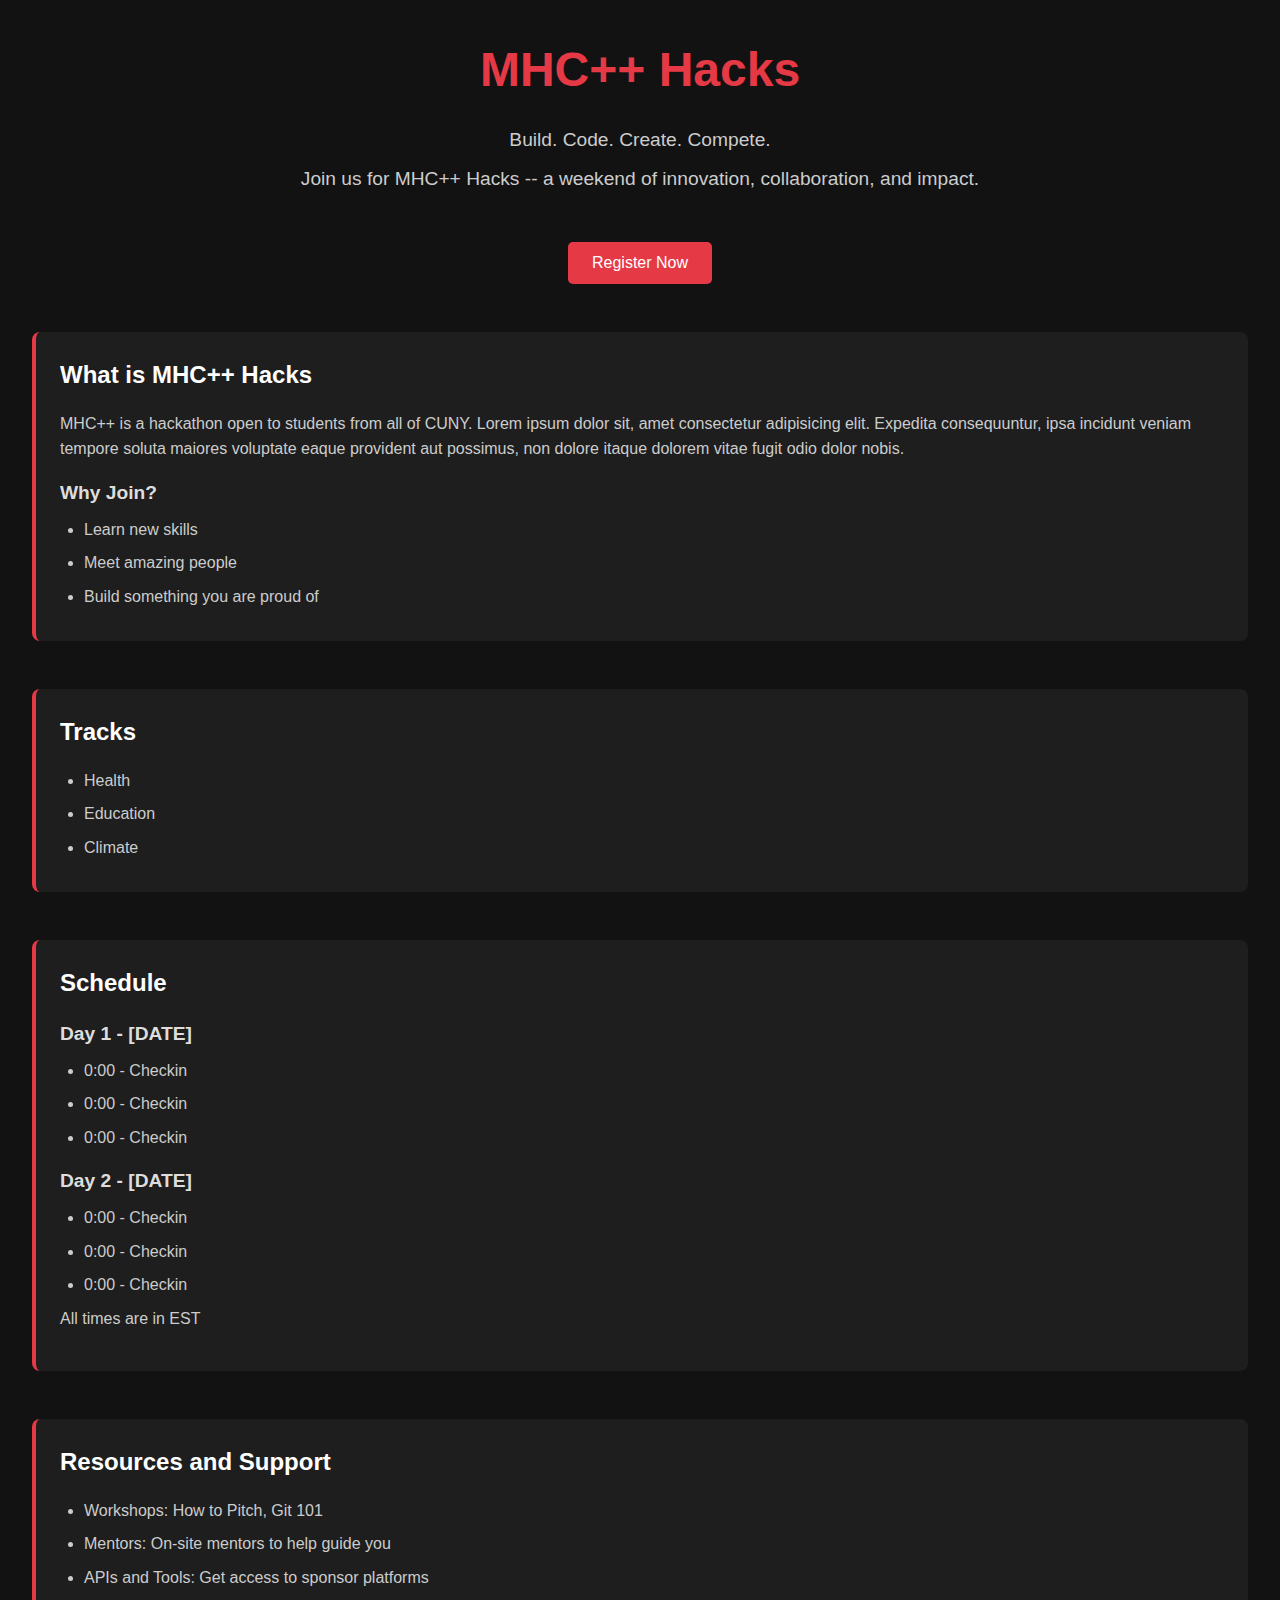
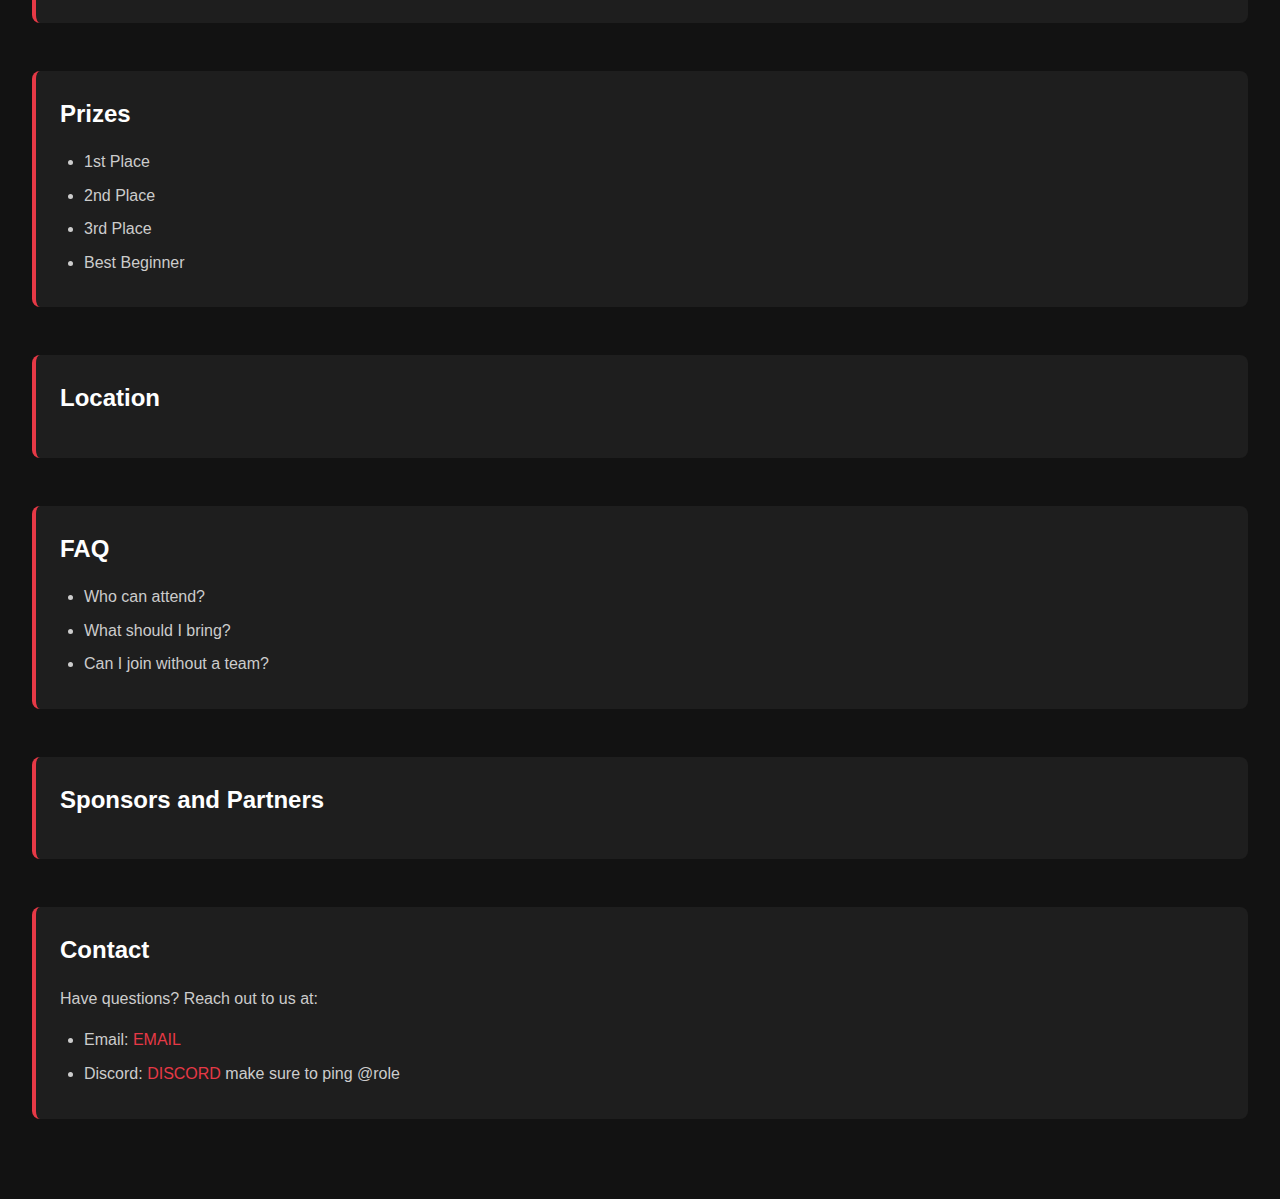
<file: index.html>
<!DOCTYPE html>
<html lang="en">
<head>
    <meta charset="UTF-8">
    <meta name="viewport" content="width=device-width, initial-scale=1.0">
    <link rel="stylesheet" href="styles.css">
    <title>MHC++ Hacks</title>
</head>
<body>
    <header>
        <h1>MHC++ Hacks</h1>
        <p>Build. Code. Create. Compete.</p>
        <p>Join us for MHC++ Hacks -- a weekend of innovation, collaboration, and impact.</p>
    </header>
    <button onclick="window.location.href='#'">Register Now</button>
    <section>
        <h3>What is MHC++ Hacks</h3>
        <p>MHC++ is a hackathon open to students from all of CUNY. Lorem ipsum dolor sit, amet consectetur adipisicing elit. Expedita consequuntur, ipsa incidunt veniam tempore soluta maiores voluptate eaque provident aut possimus, non dolore itaque dolorem vitae fugit odio dolor nobis.</p>
        <h4>Why Join?</h4>
        <ul> 
            <li>Learn new skills</li>
            <li>Meet amazing people</li>
            <li>Build something you are proud of</li>
        </ul>
    </section>

    <section>
        <h3>Tracks</h3>
        <ul> 
            <li>Health</li>
            <li>Education</li>
            <li>Climate</li>
        </ul>
    </section>

    <section>
        <h3>Schedule</h3>
        <h4>Day 1 - [DATE]</h4>
        <ul> 
            <li>0:00 - Checkin</li>
            <li>0:00 - Checkin</li>
            <li>0:00 - Checkin</li>
        </ul>
        <h4>Day 2 - [DATE]</h4>
        <ul> 
            <li>0:00 - Checkin</li>
            <li>0:00 - Checkin</li>
            <li>0:00 - Checkin</li>
        </ul>
        <p>All times are in EST</p>
    </section>

    <section>
        <h3>Resources and Support</h3>
        <ul> 
            <li>Workshops: How to Pitch, Git 101</li>
            <li>Mentors: On-site mentors to help guide you</li>
            <li>APIs and Tools: Get access to sponsor platforms</li>
        </ul>
    </section>

    <section>
        <h3>Prizes</h3>
        <ul> 
            <li>1st Place</li>
            <li>2nd Place</li>
            <li>3rd Place</li>
            <li>Best Beginner</li>
        </ul>
    </section>

    <section>
        <h3>Location</h3>
    </section>

    <section>
        <h3>FAQ</h3>
        <ul> 
            <li>Who can attend?</li>
            <li>What should I bring?</li>
            <li>Can I join without a team?</li>
        </ul>
    </section>

    <section>
        <h3>Sponsors and Partners</h3>
    </section>

    <section>
        <h3>Contact</h3>
        <p>Have questions? Reach out to us at:</p>
        <ul> 
            <li>Email: <a href="#">EMAIL</a></li>
            <li>Discord: <a href="#">DISCORD</a> make sure to ping @role</li>
        </ul>
    </section>
    
</body>
</html>
</file>
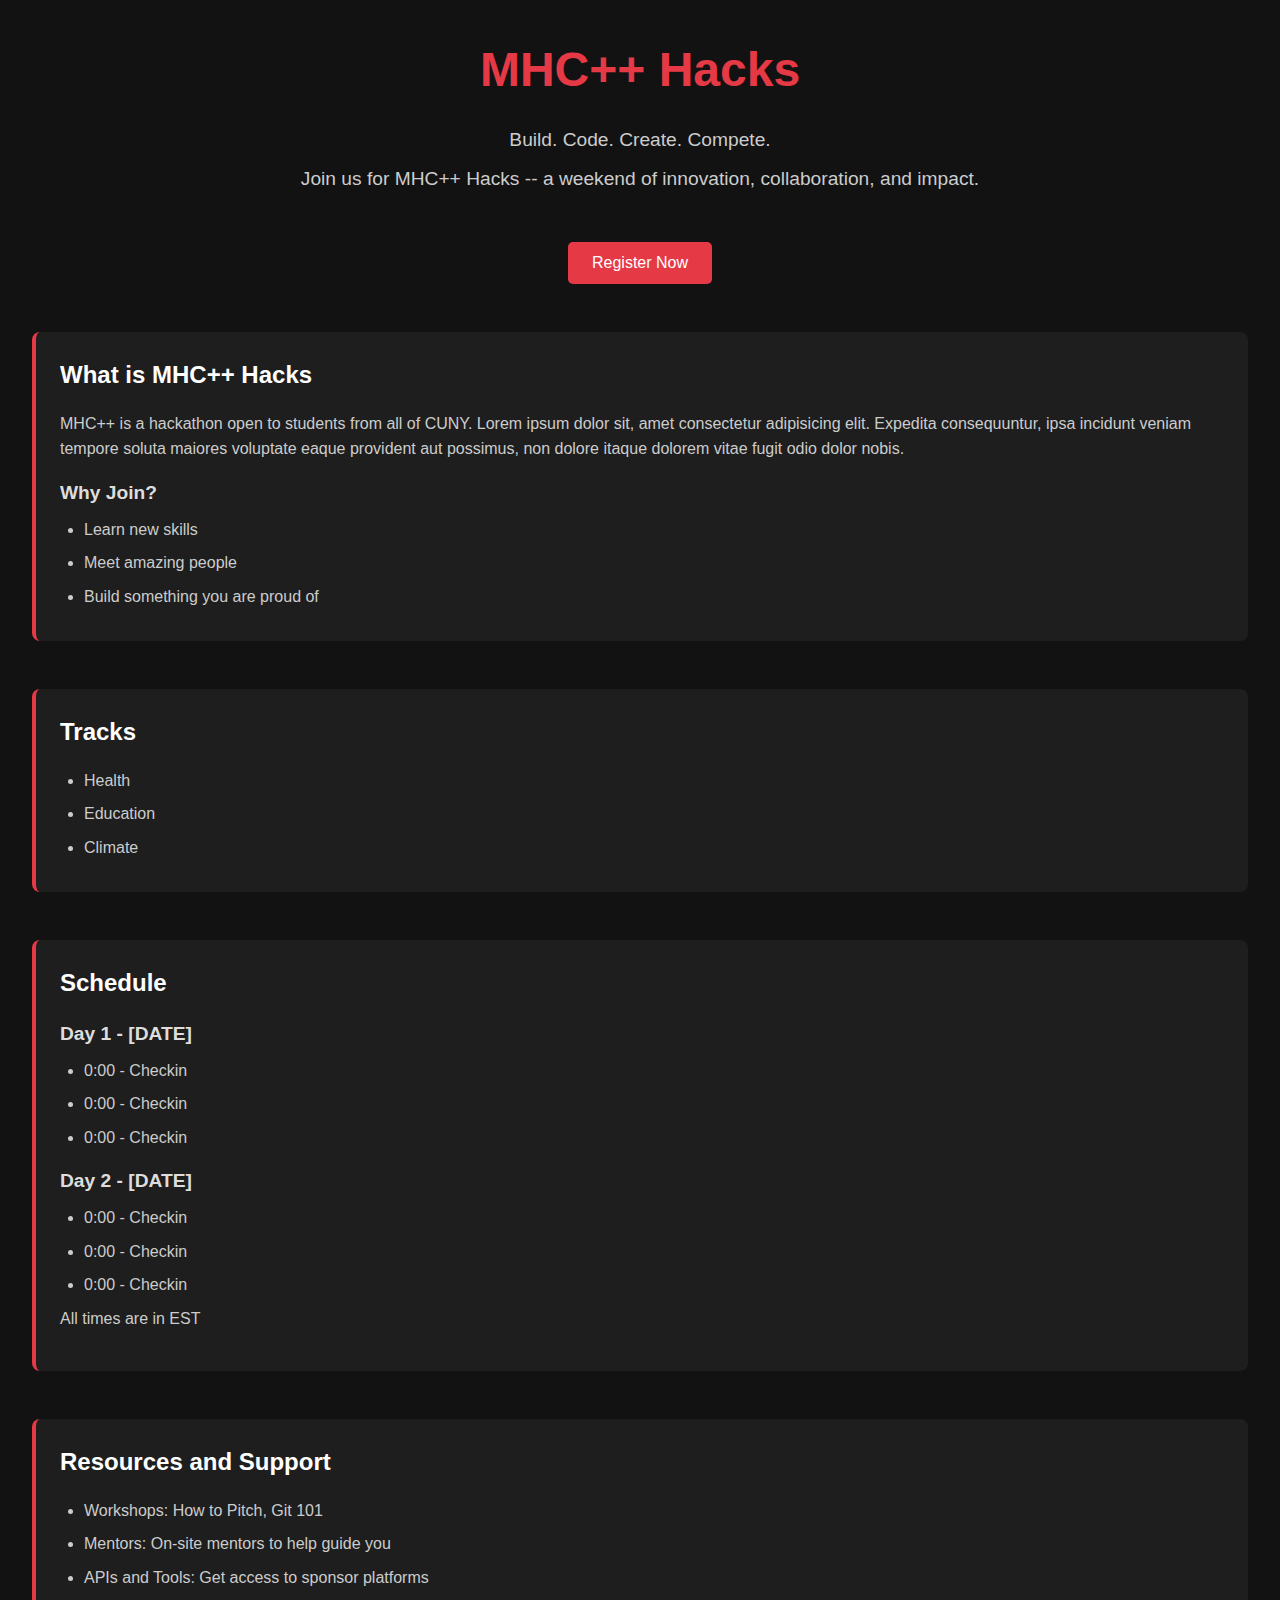
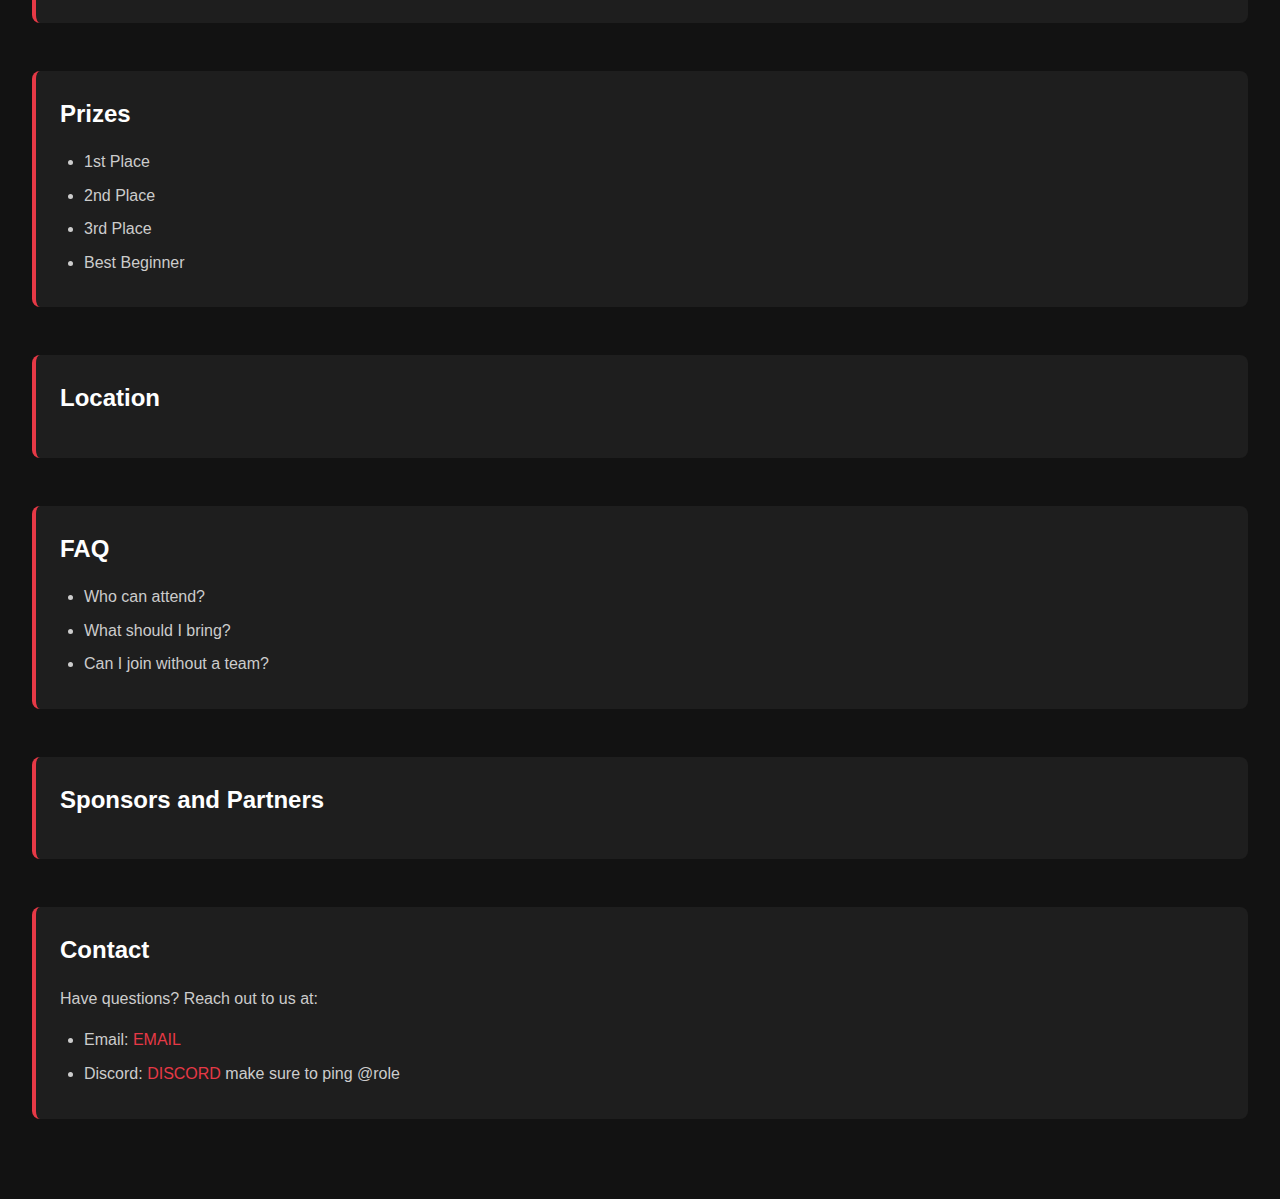
<file: hackathon.html>
<!DOCTYPE html>
<html lang="en">
<head>
    <meta charset="UTF-8">
    <meta name="viewport" content="width=device-width, initial-scale=1.0">
    <link rel="stylesheet" href="styles.css">
    <title>MHC++ Hacks</title>
</head>
<body>
    <header>
        <h1>MHC++ Hacks</h1>
        <p>Build. Code. Create. Compete.</p>
        <p>Join us for MHC++ Hacks -- a weekend of innovation, collaboration, and impact.</p>
    </header>
    <button onclick="window.location.href='#'">Register Now</button>
    <section>
        <h3>What is MHC++ Hacks</h3>
        <p>MHC++ is a hackathon open to students from all of CUNY. Lorem ipsum dolor sit, amet consectetur adipisicing elit. Expedita consequuntur, ipsa incidunt veniam tempore soluta maiores voluptate eaque provident aut possimus, non dolore itaque dolorem vitae fugit odio dolor nobis.</p>
        <h4>Why Join?</h4>
        <ul> 
            <li>Learn new skills</li>
            <li>Meet amazing people</li>
            <li>Build something you are proud of</li>
        </ul>
    </section>

    <section>
        <h3>Tracks</h3>
        <ul> 
            <li>Health</li>
            <li>Education</li>
            <li>Climate</li>
        </ul>
    </section>

    <section>
        <h3>Schedule</h3>
        <h4>Day 1 - [DATE]</h4>
        <ul> 
            <li>0:00 - Checkin</li>
            <li>0:00 - Checkin</li>
            <li>0:00 - Checkin</li>
        </ul>
        <h4>Day 2 - [DATE]</h4>
        <ul> 
            <li>0:00 - Checkin</li>
            <li>0:00 - Checkin</li>
            <li>0:00 - Checkin</li>
        </ul>
        <p>All times are in EST</p>
    </section>

    <section>
        <h3>Resources and Support</h3>
        <ul> 
            <li>Workshops: How to Pitch, Git 101</li>
            <li>Mentors: On-site mentors to help guide you</li>
            <li>APIs and Tools: Get access to sponsor platforms</li>
        </ul>
    </section>

    <section>
        <h3>Prizes</h3>
        <ul> 
            <li>1st Place</li>
            <li>2nd Place</li>
            <li>3rd Place</li>
            <li>Best Beginner</li>
        </ul>
    </section>

    <section>
        <h3>Location</h3>
    </section>

    <section>
        <h3>FAQ</h3>
        <ul> 
            <li>Who can attend?</li>
            <li>What should I bring?</li>
            <li>Can I join without a team?</li>
        </ul>
    </section>

    <section>
        <h3>Sponsors and Partners</h3>
    </section>

    <section>
        <h3>Contact</h3>
        <p>Have questions? Reach out to us at:</p>
        <ul> 
            <li>Email: <a href="#">EMAIL</a></li>
            <li>Discord: <a href="#">DISCORD</a> make sure to ping @role</li>
        </ul>
    </section>
    
</body>
</html>
</file>
<file: styles.css>
* {
    margin: 0;
    padding: 0;
    box-sizing: border-box;
}

body {
    font-family: 'Segoe UI', Tahoma, Geneva, Verdana, sans-serif;
    background-color: #121212;
    color: #f1f1f1;
    line-height: 1.6;
    padding: 2rem;
}

:root {
    --accent-color: #e63946;
}

/* Header Section */
header {
    text-align: center;
    margin-bottom: 3rem;
}

header h1 {
    font-size: 3rem;
    color: var(--accent-color);
    margin-bottom: 1rem;
}

header p {
    font-size: 1.2rem;
    color: #ccc;
    margin-bottom: 0.5rem;
}

button {
    display: block;
    margin: 1rem auto 3rem auto;
    padding: 0.75rem 1.5rem;
    font-size: 1rem;
    background-color: var(--accent-color);
    color: #fff;
    border: none;
    border-radius: 5px;
    cursor: pointer;
    transition: background-color 0.3s ease;
}

button:hover {
    background-color: #c92b38;
}

section {
    margin-bottom: 3rem;
    padding: 1.5rem;
    background-color: #1e1e1e;
    border-left: 4px solid var(--accent-color);
    border-radius: 8px;
}

section h3 {
    font-size: 1.5rem;
    margin-bottom: 1rem;
    color: #fff;
}

section h4 {
    font-size: 1.2rem;
    margin: 1rem 0 0.5rem;
    color: #ddd;
}

ul {
    list-style: disc;
    padding-left: 1.5rem;
    color: #ccc;
}

li {
    margin-bottom: 0.5rem;
}

p {
    margin-bottom: 1rem;
    color: #ccc;
}

a {
    color: var(--accent-color);
    text-decoration: none;
}

a:hover {
    text-decoration: underline;
}
</file>
